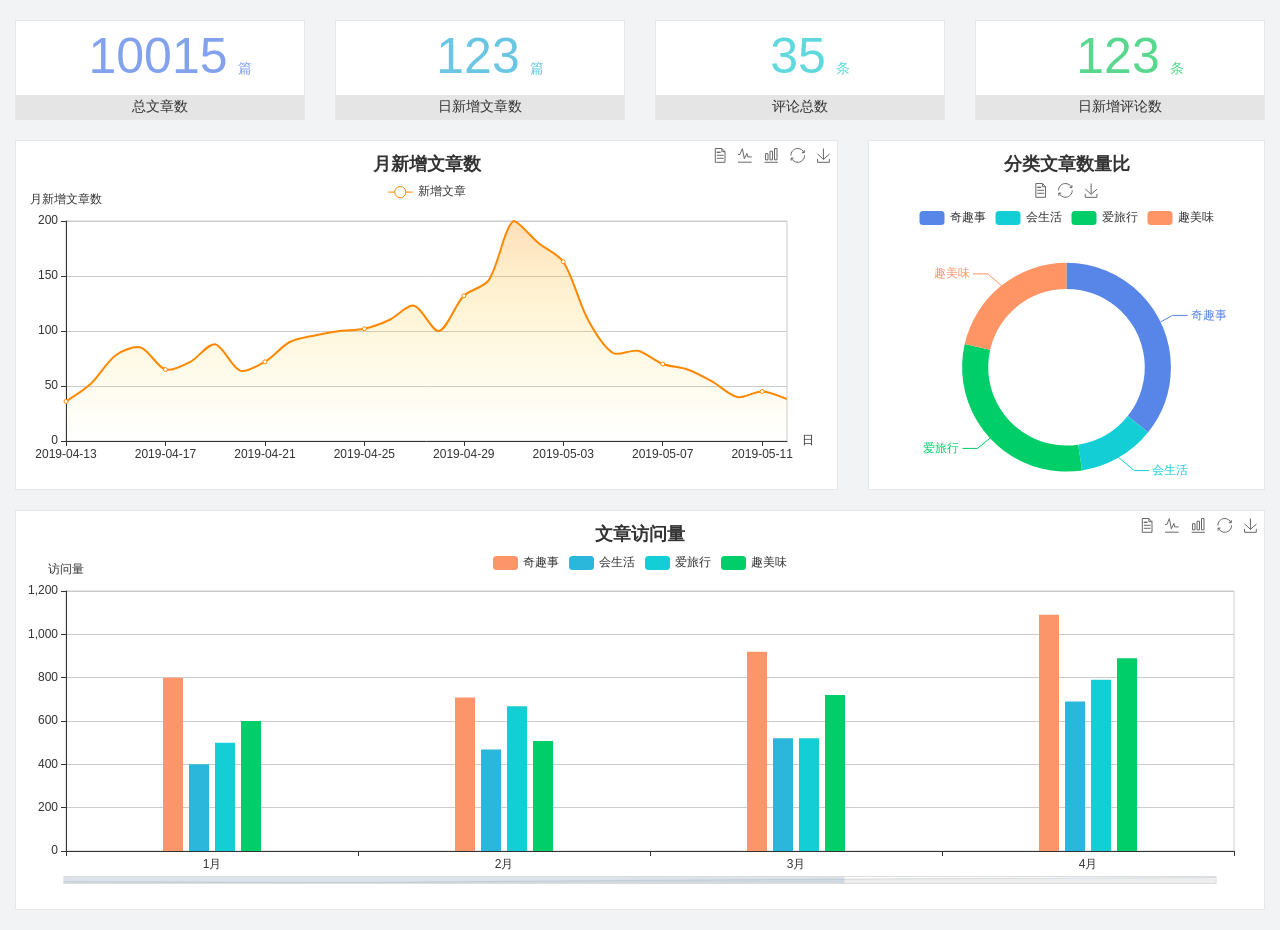
<file: home/home.html>
<!DOCTYPE html>
<html lang="en">

<head>
  <meta charset="UTF-8">
  <meta name="viewport" content="width=device-width, initial-scale=1.0">
  <meta http-equiv="X-UA-Compatible" content="ie=edge">
  <title>图表统计</title>
  <link rel="stylesheet" href="../assets/lib/bootstrap.css" />
  <link rel="stylesheet" href="./home.css" />
  <script src="../assets/lib/jquery.js"></script>
  <script type="text/javascript" src="../assets/lib/echarts.min.js"></script>
</head>

<body>
  <div class="container-fluid">
    <div class="row spannel_list">
      <div class="col-sm-3 col-xs-6">
        <div class="spannel">
          <em>10015</em><span>篇</span>
          <b>总文章数</b>
        </div>
      </div>
      <div class="col-sm-3 col-xs-6">
        <div class="spannel scolor01">
          <em>123</em><span>篇</span>
          <b>日新增文章数</b>
        </div>
      </div>
      <div class="col-sm-3 col-xs-6">
        <div class="spannel scolor02">
          <em>35</em><span>条</span>
          <b>评论总数</b>
        </div>
      </div>
      <div class="col-sm-3 col-xs-6">
        <div class="spannel scolor03">
          <em>123</em><span>条</span>
          <b>日新增评论数</b>
        </div>
      </div>
    </div>
  </div>

  <div class="container-fluid">
    <div class="row curve-pie">
      <div class="col-lg-8 col-md-8">
        <div class="gragh_pannel" id="curve_show"></div>
      </div>
      <div class="col-lg-4 col-md-4">
        <div class="gragh_pannel" id="pie_show"></div>
      </div>
    </div>
  </div>

  <div class="container-fluid">
    <div class="column_pannel" id="column_show"></div>
  </div>

</body>
<script src="./home.js"></script>

</html>
</file>
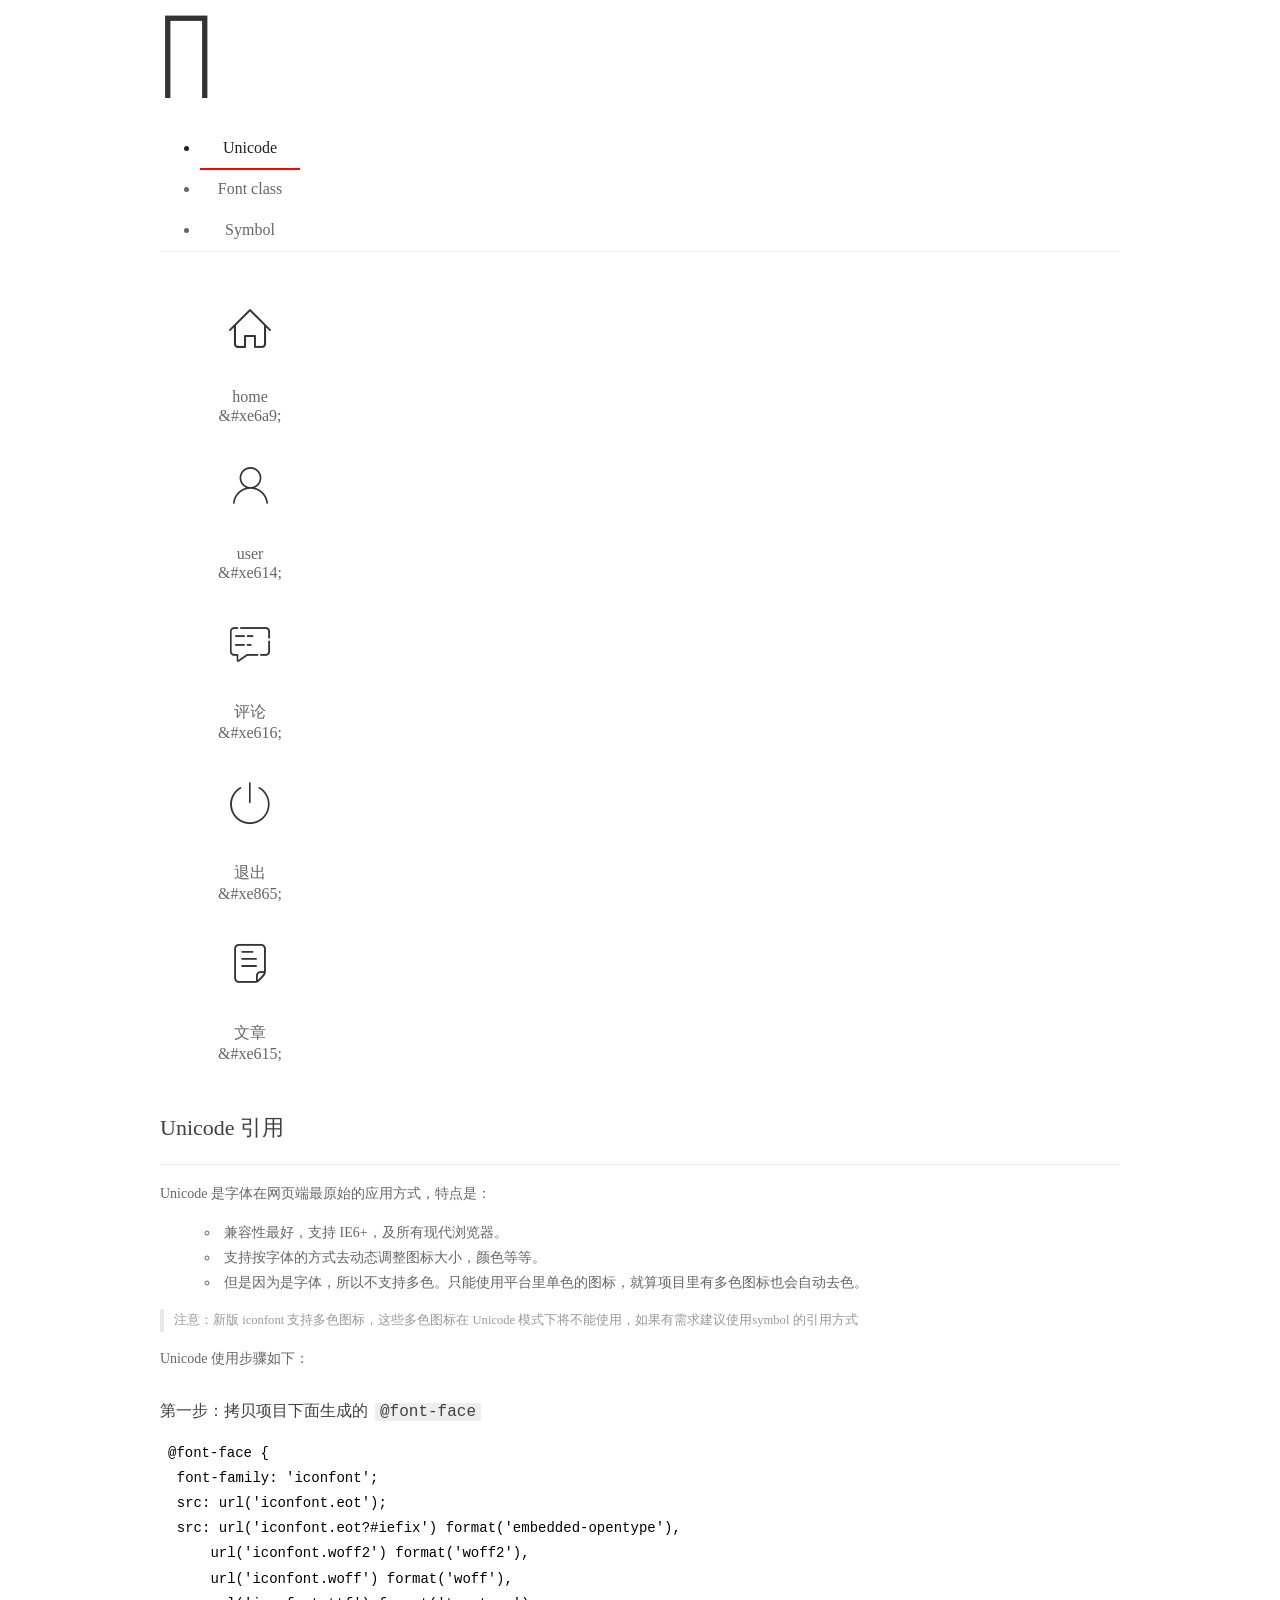
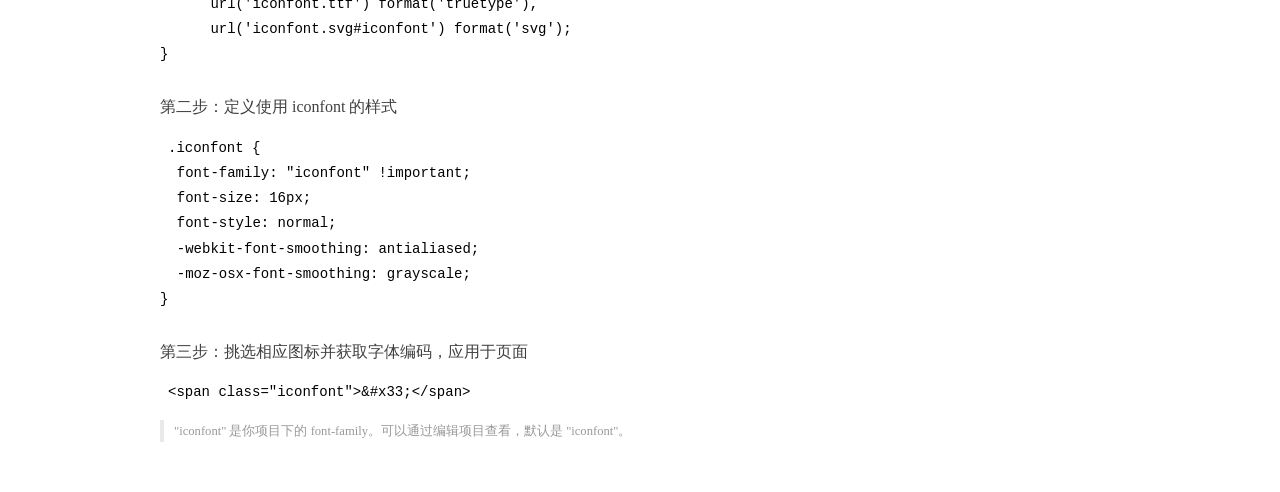
<file: assets/fonts/demo_index.html>
<!DOCTYPE html>
<html>
<head>
  <meta charset="utf-8"/>
  <title>IconFont Demo</title>
  <link rel="shortcut icon" href="https://gtms04.alicdn.com/tps/i4/TB1_oz6GVXXXXaFXpXXJDFnIXXX-64-64.ico" type="image/x-icon"/>
  <link rel="stylesheet" href="https://g.alicdn.com/thx/cube/1.3.2/cube.min.css">
  <link rel="stylesheet" href="demo.css">
  <link rel="stylesheet" href="iconfont.css">
  <script src="iconfont.js"></script>
  <!-- jQuery -->
  <script src="https://a1.alicdn.com/oss/uploads/2018/12/26/7bfddb60-08e8-11e9-9b04-53e73bb6408b.js"></script>
  <!-- 代码高亮 -->
  <script src="https://a1.alicdn.com/oss/uploads/2018/12/26/a3f714d0-08e6-11e9-8a15-ebf944d7534c.js"></script>
</head>
<body>
  <div class="main">
    <h1 class="logo"><a href="https://www.iconfont.cn/" title="iconfont 首页" target="_blank">&#xe86b;</a></h1>
    <div class="nav-tabs">
      <ul id="tabs" class="dib-box">
        <li class="dib active"><span>Unicode</span></li>
        <li class="dib"><span>Font class</span></li>
        <li class="dib"><span>Symbol</span></li>
      </ul>
      
    </div>
    <div class="tab-container">
      <div class="content unicode" style="display: block;">
          <ul class="icon_lists dib-box">
          
            <li class="dib">
              <span class="icon iconfont">&#xe6a9;</span>
                <div class="name">home</div>
                <div class="code-name">&amp;#xe6a9;</div>
              </li>
          
            <li class="dib">
              <span class="icon iconfont">&#xe614;</span>
                <div class="name">user</div>
                <div class="code-name">&amp;#xe614;</div>
              </li>
          
            <li class="dib">
              <span class="icon iconfont">&#xe616;</span>
                <div class="name">评论</div>
                <div class="code-name">&amp;#xe616;</div>
              </li>
          
            <li class="dib">
              <span class="icon iconfont">&#xe865;</span>
                <div class="name">退出</div>
                <div class="code-name">&amp;#xe865;</div>
              </li>
          
            <li class="dib">
              <span class="icon iconfont">&#xe615;</span>
                <div class="name">文章</div>
                <div class="code-name">&amp;#xe615;</div>
              </li>
          
          </ul>
          <div class="article markdown">
          <h2 id="unicode-">Unicode 引用</h2>
          <hr>

          <p>Unicode 是字体在网页端最原始的应用方式，特点是：</p>
          <ul>
            <li>兼容性最好，支持 IE6+，及所有现代浏览器。</li>
            <li>支持按字体的方式去动态调整图标大小，颜色等等。</li>
            <li>但是因为是字体，所以不支持多色。只能使用平台里单色的图标，就算项目里有多色图标也会自动去色。</li>
          </ul>
          <blockquote>
            <p>注意：新版 iconfont 支持多色图标，这些多色图标在 Unicode 模式下将不能使用，如果有需求建议使用symbol 的引用方式</p>
          </blockquote>
          <p>Unicode 使用步骤如下：</p>
          <h3 id="-font-face">第一步：拷贝项目下面生成的 <code>@font-face</code></h3>
<pre><code class="language-css"
>@font-face {
  font-family: 'iconfont';
  src: url('iconfont.eot');
  src: url('iconfont.eot?#iefix') format('embedded-opentype'),
      url('iconfont.woff2') format('woff2'),
      url('iconfont.woff') format('woff'),
      url('iconfont.ttf') format('truetype'),
      url('iconfont.svg#iconfont') format('svg');
}
</code></pre>
          <h3 id="-iconfont-">第二步：定义使用 iconfont 的样式</h3>
<pre><code class="language-css"
>.iconfont {
  font-family: "iconfont" !important;
  font-size: 16px;
  font-style: normal;
  -webkit-font-smoothing: antialiased;
  -moz-osx-font-smoothing: grayscale;
}
</code></pre>
          <h3 id="-">第三步：挑选相应图标并获取字体编码，应用于页面</h3>
<pre>
<code class="language-html"
>&lt;span class="iconfont"&gt;&amp;#x33;&lt;/span&gt;
</code></pre>
          <blockquote>
            <p>"iconfont" 是你项目下的 font-family。可以通过编辑项目查看，默认是 "iconfont"。</p>
          </blockquote>
          </div>
      </div>
      <div class="content font-class">
        <ul class="icon_lists dib-box">
          
          <li class="dib">
            <span class="icon iconfont icon-home"></span>
            <div class="name">
              home
            </div>
            <div class="code-name">.icon-home
            </div>
          </li>
          
          <li class="dib">
            <span class="icon iconfont icon-user"></span>
            <div class="name">
              user
            </div>
            <div class="code-name">.icon-user
            </div>
          </li>
          
          <li class="dib">
            <span class="icon iconfont icon-pinglun"></span>
            <div class="name">
              评论
            </div>
            <div class="code-name">.icon-pinglun
            </div>
          </li>
          
          <li class="dib">
            <span class="icon iconfont icon-tuichu"></span>
            <div class="name">
              退出
            </div>
            <div class="code-name">.icon-tuichu
            </div>
          </li>
          
          <li class="dib">
            <span class="icon iconfont icon-16"></span>
            <div class="name">
              文章
            </div>
            <div class="code-name">.icon-16
            </div>
          </li>
          
        </ul>
        <div class="article markdown">
        <h2 id="font-class-">font-class 引用</h2>
        <hr>

        <p>font-class 是 Unicode 使用方式的一种变种，主要是解决 Unicode 书写不直观，语意不明确的问题。</p>
        <p>与 Unicode 使用方式相比，具有如下特点：</p>
        <ul>
          <li>兼容性良好，支持 IE8+，及所有现代浏览器。</li>
          <li>相比于 Unicode 语意明确，书写更直观。可以很容易分辨这个 icon 是什么。</li>
          <li>因为使用 class 来定义图标，所以当要替换图标时，只需要修改 class 里面的 Unicode 引用。</li>
          <li>不过因为本质上还是使用的字体，所以多色图标还是不支持的。</li>
        </ul>
        <p>使用步骤如下：</p>
        <h3 id="-fontclass-">第一步：引入项目下面生成的 fontclass 代码：</h3>
<pre><code class="language-html">&lt;link rel="stylesheet" href="./iconfont.css"&gt;
</code></pre>
        <h3 id="-">第二步：挑选相应图标并获取类名，应用于页面：</h3>
<pre><code class="language-html">&lt;span class="iconfont icon-xxx"&gt;&lt;/span&gt;
</code></pre>
        <blockquote>
          <p>"
            iconfont" 是你项目下的 font-family。可以通过编辑项目查看，默认是 "iconfont"。</p>
        </blockquote>
      </div>
      </div>
      <div class="content symbol">
          <ul class="icon_lists dib-box">
          
            <li class="dib">
                <svg class="icon svg-icon" aria-hidden="true">
                  <use xlink:href="#icon-home"></use>
                </svg>
                <div class="name">home</div>
                <div class="code-name">#icon-home</div>
            </li>
          
            <li class="dib">
                <svg class="icon svg-icon" aria-hidden="true">
                  <use xlink:href="#icon-user"></use>
                </svg>
                <div class="name">user</div>
                <div class="code-name">#icon-user</div>
            </li>
          
            <li class="dib">
                <svg class="icon svg-icon" aria-hidden="true">
                  <use xlink:href="#icon-pinglun"></use>
                </svg>
                <div class="name">评论</div>
                <div class="code-name">#icon-pinglun</div>
            </li>
          
            <li class="dib">
                <svg class="icon svg-icon" aria-hidden="true">
                  <use xlink:href="#icon-tuichu"></use>
                </svg>
                <div class="name">退出</div>
                <div class="code-name">#icon-tuichu</div>
            </li>
          
            <li class="dib">
                <svg class="icon svg-icon" aria-hidden="true">
                  <use xlink:href="#icon-16"></use>
                </svg>
                <div class="name">文章</div>
                <div class="code-name">#icon-16</div>
            </li>
          
          </ul>
          <div class="article markdown">
          <h2 id="symbol-">Symbol 引用</h2>
          <hr>

          <p>这是一种全新的使用方式，应该说这才是未来的主流，也是平台目前推荐的用法。相关介绍可以参考这篇<a href="">文章</a>
            这种用法其实是做了一个 SVG 的集合，与另外两种相比具有如下特点：</p>
          <ul>
            <li>支持多色图标了，不再受单色限制。</li>
            <li>通过一些技巧，支持像字体那样，通过 <code>font-size</code>, <code>color</code> 来调整样式。</li>
            <li>兼容性较差，支持 IE9+，及现代浏览器。</li>
            <li>浏览器渲染 SVG 的性能一般，还不如 png。</li>
          </ul>
          <p>使用步骤如下：</p>
          <h3 id="-symbol-">第一步：引入项目下面生成的 symbol 代码：</h3>
<pre><code class="language-html">&lt;script src="./iconfont.js"&gt;&lt;/script&gt;
</code></pre>
          <h3 id="-css-">第二步：加入通用 CSS 代码（引入一次就行）：</h3>
<pre><code class="language-html">&lt;style&gt;
.icon {
  width: 1em;
  height: 1em;
  vertical-align: -0.15em;
  fill: currentColor;
  overflow: hidden;
}
&lt;/style&gt;
</code></pre>
          <h3 id="-">第三步：挑选相应图标并获取类名，应用于页面：</h3>
<pre><code class="language-html">&lt;svg class="icon" aria-hidden="true"&gt;
  &lt;use xlink:href="#icon-xxx"&gt;&lt;/use&gt;
&lt;/svg&gt;
</code></pre>
          </div>
      </div>

    </div>
  </div>
  <script>
  $(document).ready(function () {
      $('.tab-container .content:first').show()

      $('#tabs li').click(function (e) {
        var tabContent = $('.tab-container .content')
        var index = $(this).index()

        if ($(this).hasClass('active')) {
          return
        } else {
          $('#tabs li').removeClass('active')
          $(this).addClass('active')

          tabContent.hide().eq(index).fadeIn()
        }
      })
    })
  </script>
</body>
</html>
</file>
<file: home/home.css>
body{
    font-family:'MicroSoft YaHei';
    background-color: #f2f3f5;
}
.main_wrap{
    position:fixed;
    width:100%;
    height:100%;
    left:0px;
    top:0px;
    background:url('../images/login_bg.jpg'); 
    background-size:100% 100%; 
  }
.header{
    width:1200px;
    overflow: hidden;
    margin:20px auto 0;
}
.heade .logo{
    float: left;
}
.header .copyright{
    float:right;
    font-size:12px;
    color:#fff;
    text-align:right;
    line-height:20px;
    margin-top:10px;
}
.login_form_con{
    position:absolute;
    left:50%;
    top:50%;
    margin-left:-200px;
    margin-top:-155px;
    width:400px;
    height:310px;
    background-color: #edeff0;
}

.login_form{
    position: relative;
}

.login_form .icon-user{
    position:absolute;
    font-size:16px;
    color:#999;
    left:46px;
    top:12px;
}
.login_form .icon-key{
    position:absolute;
    font-size:18px;
    color:#999;
    left:46px;
    top:78px;
}
.login_title{
    height:60px;
    background:url('../images/login_title.png') center center no-repeat #fff;
}
.input_txt,.input_pass,.input_sub{
    display:block;
    width:334px;
    height:37px;
    padding:0px;
    text-indent:40px;
    border:1px solid #ddd;
    margin:27px auto 0;
    outline:none;
}
.input_sub{
    margin-top:40px;
    height:42px;
    background-color: #19b9e7;
    text-indent:0px;
    font-size:18px;
    color:#fff;
    cursor: pointer;
}
.input_sub:hover{
    background-color: #08a0cc;
}

.sider{
    position:fixed;
    left:0;
    top:0;
    bottom:0;
    width:210px;
    background-color: #323745;
}
.sider .logo{
    display:block;
    height:56px;
    background-color: #242732;
    overflow: hidden;
}
.sider .logo img{
    display:block;
    margin:6px auto 0;
}
.user_info{
    height:79px;
    border-bottom:1px solid #5a5e6b;
}

.user_info img{
    float: left;
    width:40px;
    height:40px;
    border-radius:20px;
    margin:19px 0 0 30px;
}
.user_info span{
    float: left;
    width:120px;
    font-size:12px;
    color:#fff;
    margin:23px 0 0 20px;
}
.user_info b{
    float: left;
    width: 120px;
    font-weight:normal;
    font-size:12px;
    color:#adafb5;
    margin:2px 0 0 20px;
}

.menu .level01{
    height:50px;
    line-height:50px;
}
.menu .level01 a{
    display:block;
    height:50px;
    font-size:12px;
    color:#adafb5;
    overflow: hidden;
}
.menu .level01.active a{
    background-color: #1378f0;
    color:#fff;
}
.menu .level01.active i{
    color:#fff;
}

.menu .level01 a:hover{
    background-color: #1378f0;
    color:#fff;
}
.menu .level01 a:hover i{
    color:#fff;
}
.menu .level01 i{
    color:#61646f;
    font-size:22px;
    float: left;
    margin-left:26px;
}
.menu .level01 span{
    float: left;
    margin-left:10px;
}
.menu .level01 b{
    float: right;
    margin-right:20px;
    font-weight:normal;
    transform:rotate(90deg);
    transition:all 500ms ease;
}

.menu .level01 .rotate0{
    transform:rotate(0deg);
}

.menu .level02{
    background: #242732;
    display:none;
}


.menu .level02 li{
    height:40px;
    line-height:40px;
}
.menu .level02 li a{
    display:block;
    height:40px;
    font-size:12px;
    color:#adafb5;
    overflow: hidden;
}

.menu .level02 li a:hover{
    background-color: #1378f0;
    color:#fff;
}

.menu .level02 li i{
    font-size:12px;
    float: left;
    margin-left:60px;
}
.menu .level02 li span{
    font-size:12px;
    float: left;
    margin-left:5px;
}

.menu .level02 .active a{
    color:#ffae00;
}

.header_bar{
    position:fixed;
    left:210px;
    right:0;
    top:0;
    height:56px;
    background-color: #fff;
}

.main{
    position:fixed;
    left:210px;
    top:56px;
    right:0;
    bottom:0;
    background-color: #f2f3f5;
}

.search_form{
    width:218px;
    height:33px;
    border:1px solid #ddd;
    background-color: #f2f3f5;
    border-radius:16px;
    float: left;
    margin:12px 0 0 27px;
}

.search_form input{
    padding:0px;
    margin:0px;
    border:0px;
    float: left;
    background-color: #f2f3f5;
    font-size:12px;
    width:175px;
    height:31px;
    margin-left:12px;
    outline:none;
   
}

.search_form .icon-search{
    line-height:33px;
    cursor: pointer;
    font-size:18px;
    color:#abaebb;
}
.user_center_link{
    float:right;

}
.user_center_link a{
    line-height:56px;
    font-size:12px;
    color:#999;
    margin-right:15px;
}
.user_center_link a:hover{
    color:#ffae00
}

.user_center_link img{
    width:42px;
    height:42px;
    border-radius:32px;
    margin-right:10px;
}

.spannel_list{
    margin-top:20px;
}

.spannel{
	height:100px;
	overflow:hidden;
	text-align:center;
    position:relative;
    background-color: #fff;
    border:1px solid #e7e7e9;
    margin-bottom:20px;
}

.spannel em{
    font-style:normal;
	font-size:50px;
	line-height:50px;
	display:inline-block;
	margin:10px 0 0 20px;
	font-family:'Arial';
	color:#83a2ed;
}

.spannel span{
	font-size:14px;
	display:inline-block;
	color:#83a2ed;
	margin-left:10px;
}

.spannel b{
	position:absolute;
	left:0;
	bottom:0;
	width:100%;
	line-height:24px;
	background:#e5e5e5;
	color:#333;
	font-size:14px;
	font-weight:normal;
}

.scolor01 em,.scolor01 span{
	color:#6ac6e2;
}

.scolor02 em,.scolor02 span{
	color:#5fd9de;
}

.scolor03 em,.scolor03 span{
	color:#58d88e;
}


.gragh_pannel{
    height:350px;
    border:1px solid #e7e7e9;
    background-color: #fff!important; 
    margin-bottom:20px;  
}

.column_pannel{
    margin-bottom:20px;
    height:400px;
    border:1px solid #e7e7e9;
    background-color: #fff!important;   
}

.common_title{
    line-height:42px;
    background-color: #fbfbfb;
    border:1px solid #e7e7e9;
    margin-top:20px;
    text-indent: 15px;
    font-size:14px;
    color:#333;
}

.common_con{
    border:1px solid #e7e7e9;
    border-top:0px;
    background-color: #fff;
    padding-bottom:20px;
    margin-bottom:20px;
}
.opt_btns{
    margin-top:20px;
}

.mp20{
    margin-top:20px;
}

.pagination{   
   margin:0;
}

.article_form{
    margin-top:20px;
}

.form-group{
    margin-bottom:25px;
}

.form-group label{
    font-weight:normal;
    color:#666;
}

.icon-icondate{
    line-height:16px;
}

.user_pic{
    width:100px;
    height:100px;
    margin-bottom:10px;
}

.article_cover{
    width:200px;
    height:200px;
    margin-bottom:10px;
}
</file>
<file: assets/fonts/demo.css>
/* Logo 字体 */
@font-face {
  font-family: "iconfont logo";
  src: url('https://at.alicdn.com/t/font_985780_km7mi63cihi.eot?t=1545807318834');
  src: url('https://at.alicdn.com/t/font_985780_km7mi63cihi.eot?t=1545807318834#iefix') format('embedded-opentype'),
    url('https://at.alicdn.com/t/font_985780_km7mi63cihi.woff?t=1545807318834') format('woff'),
    url('https://at.alicdn.com/t/font_985780_km7mi63cihi.ttf?t=1545807318834') format('truetype'),
    url('https://at.alicdn.com/t/font_985780_km7mi63cihi.svg?t=1545807318834#iconfont') format('svg');
}

.logo {
  font-family: "iconfont logo";
  font-size: 160px;
  font-style: normal;
  -webkit-font-smoothing: antialiased;
  -moz-osx-font-smoothing: grayscale;
}

/* tabs */
.nav-tabs {
  position: relative;
}

.nav-tabs .nav-more {
  position: absolute;
  right: 0;
  bottom: 0;
  height: 42px;
  line-height: 42px;
  color: #666;
}

#tabs {
  border-bottom: 1px solid #eee;
}

#tabs li {
  cursor: pointer;
  width: 100px;
  height: 40px;
  line-height: 40px;
  text-align: center;
  font-size: 16px;
  border-bottom: 2px solid transparent;
  position: relative;
  z-index: 1;
  margin-bottom: -1px;
  color: #666;
}


#tabs .active {
  border-bottom-color: #f00;
  color: #222;
}

.tab-container .content {
  display: none;
}

/* 页面布局 */
.main {
  padding: 30px 100px;
  width: 960px;
  margin: 0 auto;
}

.main .logo {
  color: #333;
  text-align: left;
  margin-bottom: 30px;
  line-height: 1;
  height: 110px;
  margin-top: -50px;
  overflow: hidden;
  *zoom: 1;
}

.main .logo a {
  font-size: 160px;
  color: #333;
}

.helps {
  margin-top: 40px;
}

.helps pre {
  padding: 20px;
  margin: 10px 0;
  border: solid 1px #e7e1cd;
  background-color: #fffdef;
  overflow: auto;
}

.icon_lists {
  width: 100% !important;
  overflow: hidden;
  *zoom: 1;
}

.icon_lists li {
  width: 100px;
  margin-bottom: 10px;
  margin-right: 20px;
  text-align: center;
  list-style: none !important;
  cursor: default;
}

.icon_lists li .code-name {
  line-height: 1.2;
}

.icon_lists .icon {
  display: block;
  height: 100px;
  line-height: 100px;
  font-size: 42px;
  margin: 10px auto;
  color: #333;
  -webkit-transition: font-size 0.25s linear, width 0.25s linear;
  -moz-transition: font-size 0.25s linear, width 0.25s linear;
  transition: font-size 0.25s linear, width 0.25s linear;
}

.icon_lists .icon:hover {
  font-size: 100px;
}

.icon_lists .svg-icon {
  /* 通过设置 font-size 来改变图标大小 */
  width: 1em;
  /* 图标和文字相邻时，垂直对齐 */
  vertical-align: -0.15em;
  /* 通过设置 color 来改变 SVG 的颜色/fill */
  fill: currentColor;
  /* path 和 stroke 溢出 viewBox 部分在 IE 下会显示
      normalize.css 中也包含这行 */
  overflow: hidden;
}

.icon_lists li .name,
.icon_lists li .code-name {
  color: #666;
}

/* markdown 样式 */
.markdown {
  color: #666;
  font-size: 14px;
  line-height: 1.8;
}

.highlight {
  line-height: 1.5;
}

.markdown img {
  vertical-align: middle;
  max-width: 100%;
}

.markdown h1 {
  color: #404040;
  font-weight: 500;
  line-height: 40px;
  margin-bottom: 24px;
}

.markdown h2,
.markdown h3,
.markdown h4,
.markdown h5,
.markdown h6 {
  color: #404040;
  margin: 1.6em 0 0.6em 0;
  font-weight: 500;
  clear: both;
}

.markdown h1 {
  font-size: 28px;
}

.markdown h2 {
  font-size: 22px;
}

.markdown h3 {
  font-size: 16px;
}

.markdown h4 {
  font-size: 14px;
}

.markdown h5 {
  font-size: 12px;
}

.markdown h6 {
  font-size: 12px;
}

.markdown hr {
  height: 1px;
  border: 0;
  background: #e9e9e9;
  margin: 16px 0;
  clear: both;
}

.markdown p {
  margin: 1em 0;
}

.markdown>p,
.markdown>blockquote,
.markdown>.highlight,
.markdown>ol,
.markdown>ul {
  width: 80%;
}

.markdown ul>li {
  list-style: circle;
}

.markdown>ul li,
.markdown blockquote ul>li {
  margin-left: 20px;
  padding-left: 4px;
}

.markdown>ul li p,
.markdown>ol li p {
  margin: 0.6em 0;
}

.markdown ol>li {
  list-style: decimal;
}

.markdown>ol li,
.markdown blockquote ol>li {
  margin-left: 20px;
  padding-left: 4px;
}

.markdown code {
  margin: 0 3px;
  padding: 0 5px;
  background: #eee;
  border-radius: 3px;
}

.markdown strong,
.markdown b {
  font-weight: 600;
}

.markdown>table {
  border-collapse: collapse;
  border-spacing: 0px;
  empty-cells: show;
  border: 1px solid #e9e9e9;
  width: 95%;
  margin-bottom: 24px;
}

.markdown>table th {
  white-space: nowrap;
  color: #333;
  font-weight: 600;
}

.markdown>table th,
.markdown>table td {
  border: 1px solid #e9e9e9;
  padding: 8px 16px;
  text-align: left;
}

.markdown>table th {
  background: #F7F7F7;
}

.markdown blockquote {
  font-size: 90%;
  color: #999;
  border-left: 4px solid #e9e9e9;
  padding-left: 0.8em;
  margin: 1em 0;
}

.markdown blockquote p {
  margin: 0;
}

.markdown .anchor {
  opacity: 0;
  transition: opacity 0.3s ease;
  margin-left: 8px;
}

.markdown .waiting {
  color: #ccc;
}

.markdown h1:hover .anchor,
.markdown h2:hover .anchor,
.markdown h3:hover .anchor,
.markdown h4:hover .anchor,
.markdown h5:hover .anchor,
.markdown h6:hover .anchor {
  opacity: 1;
  display: inline-block;
}

.markdown>br,
.markdown>p>br {
  clear: both;
}


.hljs {
  display: block;
  background: white;
  padding: 0.5em;
  color: #333333;
  overflow-x: auto;
}

.hljs-comment,
.hljs-meta {
  color: #969896;
}

.hljs-string,
.hljs-variable,
.hljs-template-variable,
.hljs-strong,
.hljs-emphasis,
.hljs-quote {
  color: #df5000;
}

.hljs-keyword,
.hljs-selector-tag,
.hljs-type {
  color: #a71d5d;
}

.hljs-literal,
.hljs-symbol,
.hljs-bullet,
.hljs-attribute {
  color: #0086b3;
}

.hljs-section,
.hljs-name {
  color: #63a35c;
}

.hljs-tag {
  color: #333333;
}

.hljs-title,
.hljs-attr,
.hljs-selector-id,
.hljs-selector-class,
.hljs-selector-attr,
.hljs-selector-pseudo {
  color: #795da3;
}

.hljs-addition {
  color: #55a532;
  background-color: #eaffea;
}

.hljs-deletion {
  color: #bd2c00;
  background-color: #ffecec;
}

.hljs-link {
  text-decoration: underline;
}

/* 代码高亮 */
/* PrismJS 1.15.0
https://prismjs.com/download.html#themes=prism&languages=markup+css+clike+javascript */
/**
 * prism.js default theme for JavaScript, CSS and HTML
 * Based on dabblet (http://dabblet.com)
 * @author Lea Verou
 */
code[class*="language-"],
pre[class*="language-"] {
  color: black;
  background: none;
  text-shadow: 0 1px white;
  font-family: Consolas, Monaco, 'Andale Mono', 'Ubuntu Mono', monospace;
  text-align: left;
  white-space: pre;
  word-spacing: normal;
  word-break: normal;
  word-wrap: normal;
  line-height: 1.5;

  -moz-tab-size: 4;
  -o-tab-size: 4;
  tab-size: 4;

  -webkit-hyphens: none;
  -moz-hyphens: none;
  -ms-hyphens: none;
  hyphens: none;
}

pre[class*="language-"]::-moz-selection,
pre[class*="language-"] ::-moz-selection,
code[class*="language-"]::-moz-selection,
code[class*="language-"] ::-moz-selection {
  text-shadow: none;
  background: #b3d4fc;
}

pre[class*="language-"]::selection,
pre[class*="language-"] ::selection,
code[class*="language-"]::selection,
code[class*="language-"] ::selection {
  text-shadow: none;
  background: #b3d4fc;
}

@media print {

  code[class*="language-"],
  pre[class*="language-"] {
    text-shadow: none;
  }
}

/* Code blocks */
pre[class*="language-"] {
  padding: 1em;
  margin: .5em 0;
  overflow: auto;
}

:not(pre)>code[class*="language-"],
pre[class*="language-"] {
  background: #f5f2f0;
}

/* Inline code */
:not(pre)>code[class*="language-"] {
  padding: .1em;
  border-radius: .3em;
  white-space: normal;
}

.token.comment,
.token.prolog,
.token.doctype,
.token.cdata {
  color: slategray;
}

.token.punctuation {
  color: #999;
}

.namespace {
  opacity: .7;
}

.token.property,
.token.tag,
.token.boolean,
.token.number,
.token.constant,
.token.symbol,
.token.deleted {
  color: #905;
}

.token.selector,
.token.attr-name,
.token.string,
.token.char,
.token.builtin,
.token.inserted {
  color: #690;
}

.token.operator,
.token.entity,
.token.url,
.language-css .token.string,
.style .token.string {
  color: #9a6e3a;
  background: hsla(0, 0%, 100%, .5);
}

.token.atrule,
.token.attr-value,
.token.keyword {
  color: #07a;
}

.token.function,
.token.class-name {
  color: #DD4A68;
}

.token.regex,
.token.important,
.token.variable {
  color: #e90;
}

.token.important,
.token.bold {
  font-weight: bold;
}

.token.italic {
  font-style: italic;
}

.token.entity {
  cursor: help;
}
</file>
<file: assets/fonts/iconfont.css>
@font-face {font-family: "iconfont";
  src: url('iconfont.eot?t=1576139966484'); /* IE9 */
  src: url('iconfont.eot?t=1576139966484#iefix') format('embedded-opentype'), /* IE6-IE8 */
  url('[data-uri]') format('woff2'),
  url('iconfont.woff?t=1576139966484') format('woff'),
  url('iconfont.ttf?t=1576139966484') format('truetype'), /* chrome, firefox, opera, Safari, Android, iOS 4.2+ */
  url('iconfont.svg?t=1576139966484#iconfont') format('svg'); /* iOS 4.1- */
}

.iconfont {
  font-family: "iconfont" !important;
  font-size: 16px;
  font-style: normal;
  -webkit-font-smoothing: antialiased;
  -moz-osx-font-smoothing: grayscale;
}

.icon-home:before {
  content: "\e6a9";
}

.icon-user:before {
  content: "\e614";
}

.icon-pinglun:before {
  content: "\e616";
}

.icon-tuichu:before {
  content: "\e865";
}

.icon-16:before {
  content: "\e615";
}
</file>
